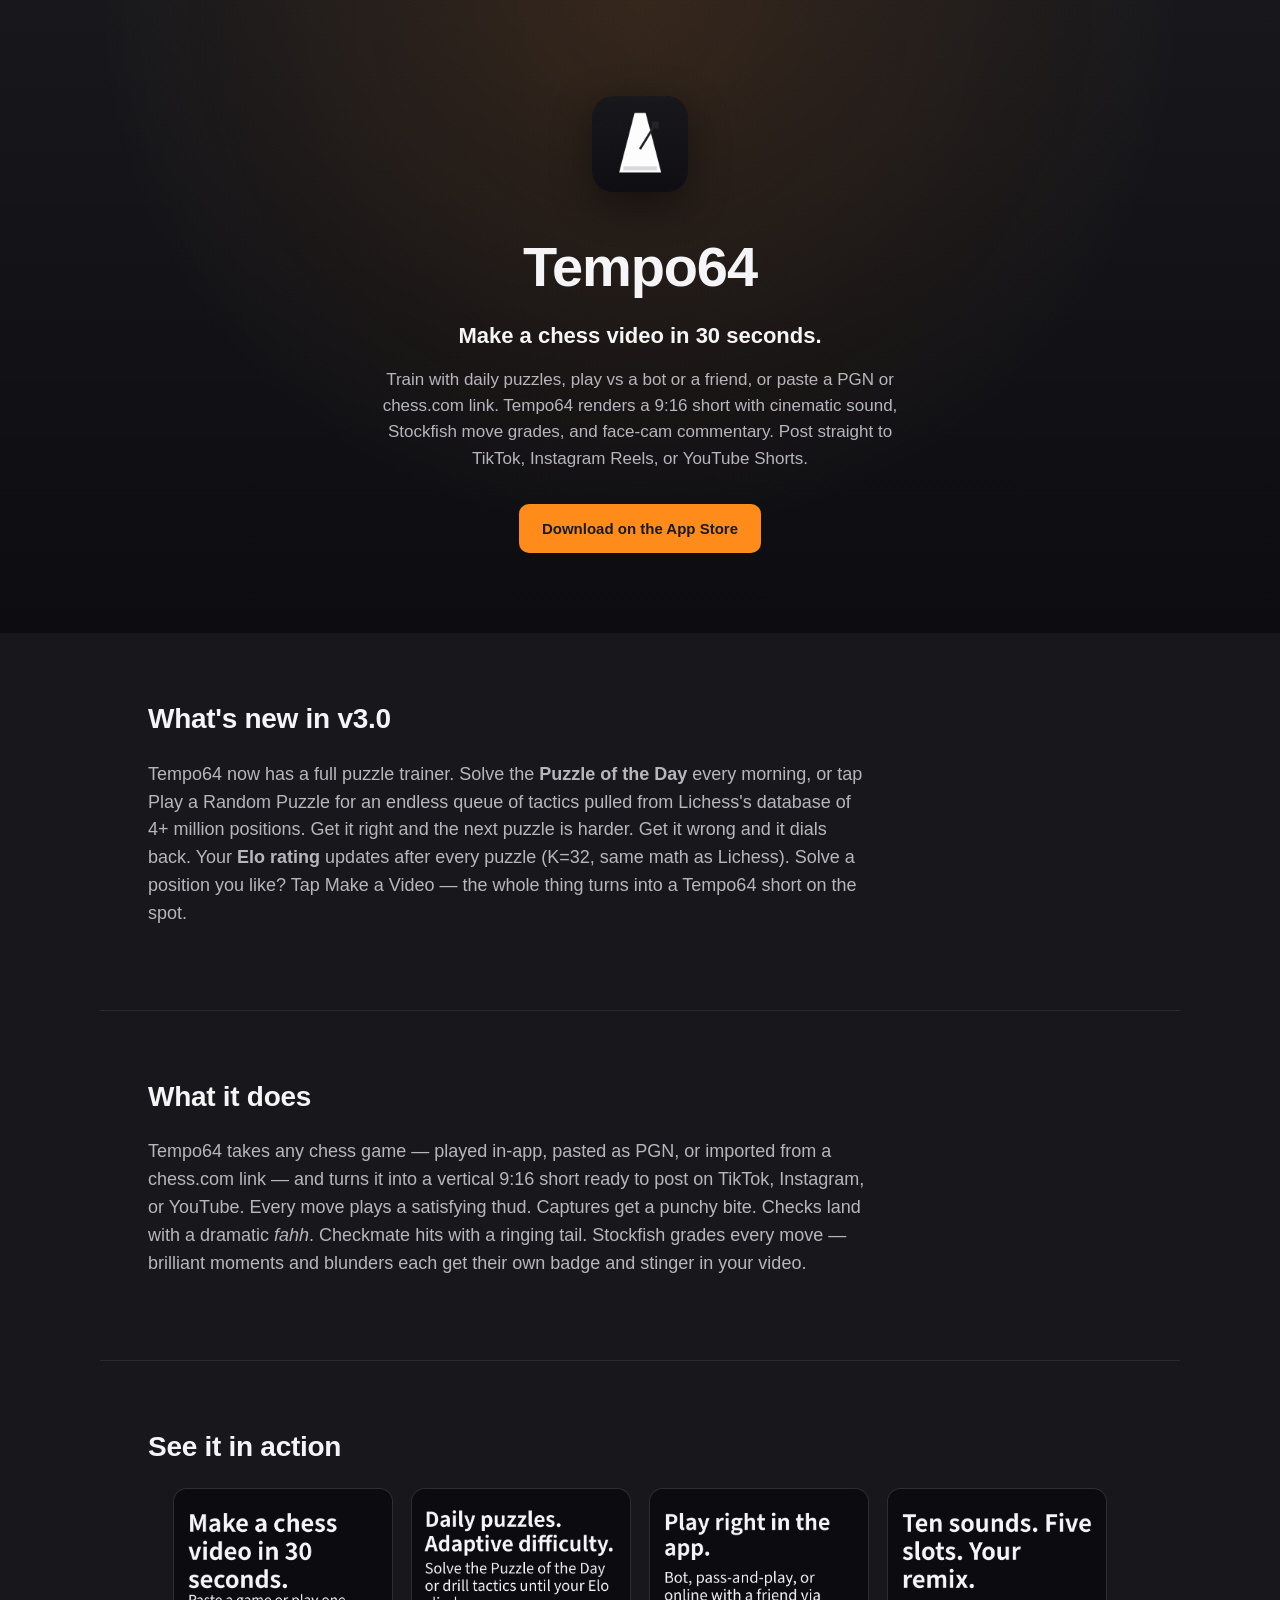
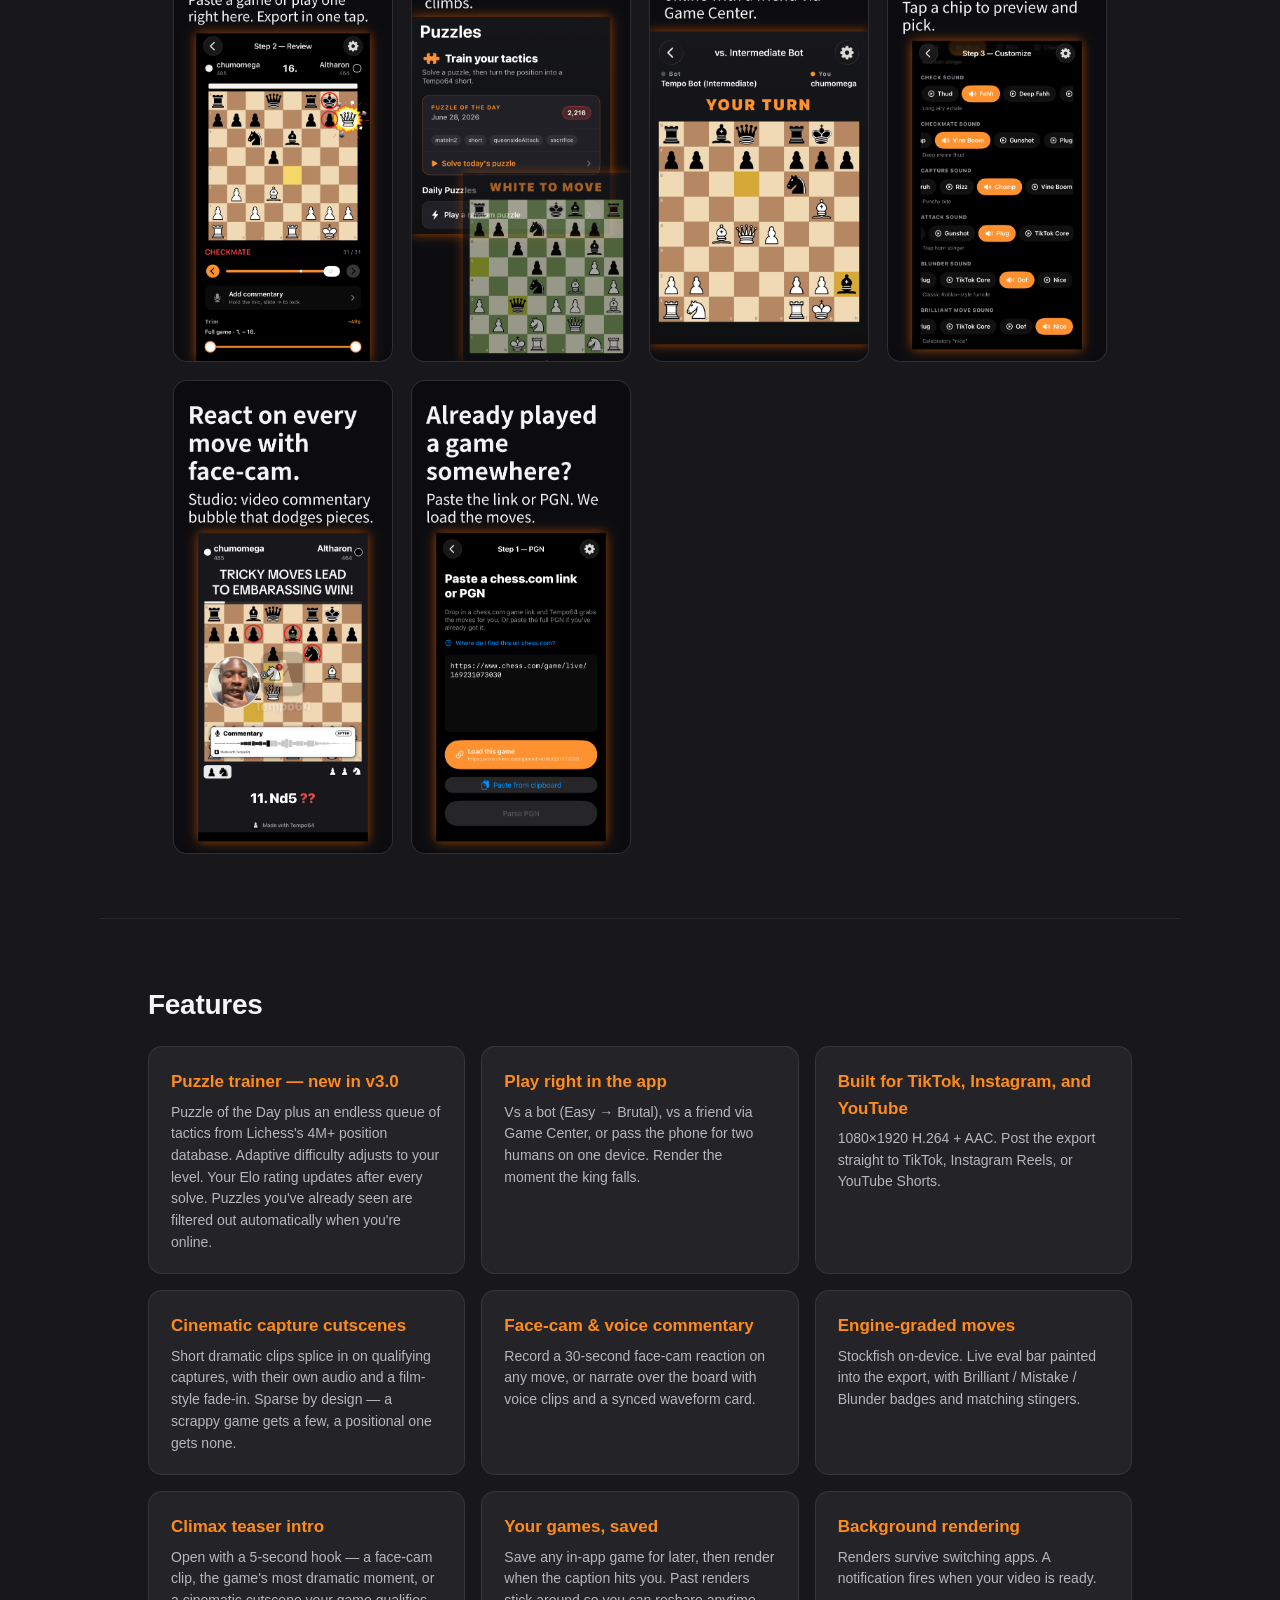
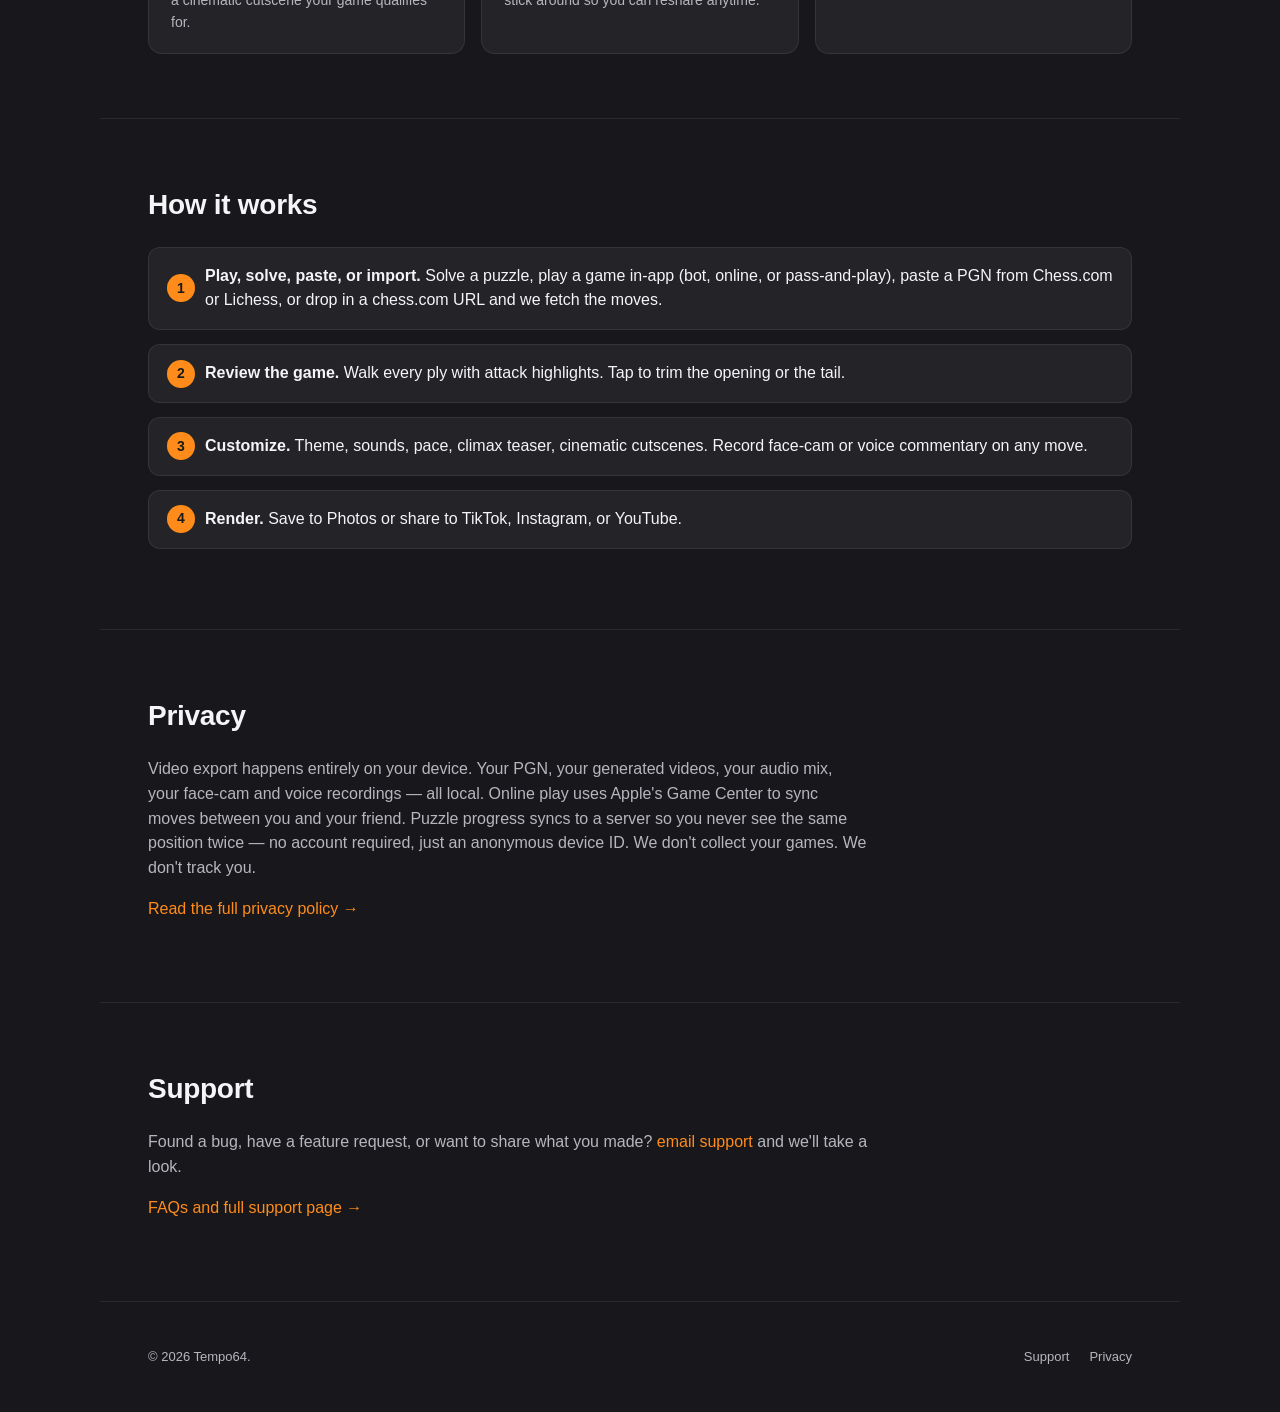
<file: index.html>
<!DOCTYPE html>
<html lang="en">
<head>
  <meta charset="UTF-8" />
  <meta name="viewport" content="width=device-width, initial-scale=1.0" />
  <title>Tempo64 — Play chess and turn it into a 30-second short for TikTok, Reels, and YouTube</title>
  <meta name="description" content="Solve daily puzzles, play vs a bot or a friend, or paste a PGN. Tempo64 renders a 9:16 short with cinematic sound, Stockfish move grades, and face-cam commentary." />
  <meta property="og:title" content="Tempo64 — Make a chess video in 30 seconds" />
  <meta property="og:description" content="Solve daily puzzles, play vs a bot or a friend, or paste a chess.com link. Tempo64 renders a 9:16 short ready for TikTok, Instagram, and YouTube." />
  <meta property="og:type" content="website" />
  <meta property="og:url" content="https://tempo64.com/" />
  <meta property="og:image" content="https://tempo64.com/screenshots/og-cover.png?v=3" />
  <meta name="twitter:card" content="summary_large_image" />
  <meta name="twitter:image" content="https://tempo64.com/screenshots/og-cover.png?v=3" />
  <link rel="icon" type="image/png" href="icon.png?v=2" />
  <link rel="apple-touch-icon" href="icon.png?v=2" />
  <link rel="stylesheet" href="style.css" />
</head>
<body>
  <header class="hero">
    <div class="container hero-inner">
      <img class="logo" src="icon.png?v=2" alt="Tempo64 app icon" width="96" height="96" />
      <h1>Tempo64</h1>
      <p class="tagline">Make a chess video in 30 seconds.</p>
      <p class="subtitle">Train with daily puzzles, play vs a bot or a friend, or paste a PGN or chess.com link. Tempo64 renders a 9:16 short with cinematic sound, Stockfish move grades, and face-cam commentary. Post straight to TikTok, Instagram Reels, or YouTube Shorts.</p>
      <div class="cta-row">
        <a href="https://apps.apple.com/us/app/tempo64/id6764440731" class="btn btn-primary">Download on the App Store</a>
      </div>
    </div>
  </header>

  <main>
    <section class="container section">
      <h2>What's new in v3.0</h2>
      <p class="lede">
        Tempo64 now has a full puzzle trainer. Solve the
        <strong>Puzzle of the Day</strong> every morning, or tap Play a Random
        Puzzle for an endless queue of tactics pulled from Lichess's database
        of 4+ million positions. Get it right and the next puzzle is harder.
        Get it wrong and it dials back. Your <strong>Elo rating</strong>
        updates after every puzzle (K=32, same math as Lichess). Solve a
        position you like? Tap Make a Video — the whole thing turns into a
        Tempo64 short on the spot.
      </p>
    </section>

    <section class="container section">
      <h2>What it does</h2>
      <p class="lede">
        Tempo64 takes any chess game — played in-app, pasted as PGN, or
        imported from a chess.com link — and turns it into a vertical 9:16
        short ready to post on TikTok, Instagram, or YouTube. Every move
        plays a satisfying thud. Captures get a punchy bite. Checks land
        with a dramatic <em>fahh</em>. Checkmate hits with a ringing tail.
        Stockfish grades every move — brilliant moments and blunders each
        get their own badge and stinger in your video.
      </p>
    </section>

    <section class="container section screenshots">
      <h2>See it in action</h2>
      <div class="screenshot-grid">
        <img src="screenshots/iphone-01.png" alt="Make a chess video in 30 seconds."
             loading="lazy" width="1242" height="2688" />
        <img src="screenshots/iphone-02.png" alt="Daily puzzles. Adaptive difficulty."
             loading="lazy" width="1242" height="2688" />
        <img src="screenshots/iphone-03.png" alt="Play right in the app — bot, friend, or online via Game Center."
             loading="lazy" width="1242" height="2688" />
        <img src="screenshots/iphone-04.png" alt="Ten sounds. Five slots. Your remix."
             loading="lazy" width="1242" height="2688" />
        <img src="screenshots/iphone-05.png" alt="React on every move with face-cam."
             loading="lazy" width="1242" height="2688" />
        <img src="screenshots/iphone-06.png" alt="Already played a game somewhere? Paste the link or PGN."
             loading="lazy" width="1242" height="2688" />
      </div>
    </section>

    <section class="container section">
      <h2>Features</h2>
      <ul class="feature-grid">
        <li>
          <h3>Puzzle trainer — new in v3.0</h3>
          <p>Puzzle of the Day plus an endless queue of tactics from Lichess's 4M+ position database. Adaptive difficulty adjusts to your level. Your Elo rating updates after every solve. Puzzles you've already seen are filtered out automatically when you're online.</p>
        </li>
        <li>
          <h3>Play right in the app</h3>
          <p>Vs a bot (Easy → Brutal), vs a friend via Game Center, or pass the phone for two humans on one device. Render the moment the king falls.</p>
        </li>
        <li>
          <h3>Built for TikTok, Instagram, and YouTube</h3>
          <p>1080×1920 H.264 + AAC. Post the export straight to TikTok, Instagram Reels, or YouTube Shorts.</p>
        </li>
        <li>
          <h3>Cinematic capture cutscenes</h3>
          <p>Short dramatic clips splice in on qualifying captures, with their own audio and a film-style fade-in. Sparse by design — a scrappy game gets a few, a positional one gets none.</p>
        </li>
        <li>
          <h3>Face-cam &amp; voice commentary</h3>
          <p>Record a 30-second face-cam reaction on any move, or narrate over the board with voice clips and a synced waveform card.</p>
        </li>
        <li>
          <h3>Engine-graded moves</h3>
          <p>Stockfish on-device. Live eval bar painted into the export, with Brilliant / Mistake / Blunder badges and matching stingers.</p>
        </li>
        <li>
          <h3>Climax teaser intro</h3>
          <p>Open with a 5-second hook — a face-cam clip, the game's most dramatic moment, or a cinematic cutscene your game qualifies for.</p>
        </li>
        <li>
          <h3>Your games, saved</h3>
          <p>Save any in-app game for later, then render when the caption hits you. Past renders stick around so you can reshare anytime.</p>
        </li>
        <li>
          <h3>Background rendering</h3>
          <p>Renders survive switching apps. A notification fires when your video is ready.</p>
        </li>
      </ul>
    </section>

    <section class="container section">
      <h2>How it works</h2>
      <ol class="steps">
        <li><strong>Play, solve, paste, or import.</strong> Solve a puzzle, play a game in-app (bot, online, or pass-and-play), paste a PGN from Chess.com or Lichess, or drop in a chess.com URL and we fetch the moves.</li>
        <li><strong>Review the game.</strong> Walk every ply with attack highlights. Tap to trim the opening or the tail.</li>
        <li><strong>Customize.</strong> Theme, sounds, pace, climax teaser, cinematic cutscenes. Record face-cam or voice commentary on any move.</li>
        <li><strong>Render.</strong> Save to Photos or share to TikTok, Instagram, or YouTube.</li>
      </ol>
    </section>

    <section class="container section privacy">
      <h2>Privacy</h2>
      <p>
        Video export happens entirely on your device. Your PGN, your generated
        videos, your audio mix, your face-cam and voice recordings — all local.
        Online play uses Apple's Game Center to sync moves between you and your
        friend. Puzzle progress syncs to a server so you never see the same
        position twice — no account required, just an anonymous device ID.
        We don't collect your games. We don't track you.
      </p>
      <p><a href="privacy.html">Read the full privacy policy →</a></p>
    </section>

    <section class="container section support">
      <h2>Support</h2>
      <p>
        Found a bug, have a feature request, or want to share what you made?
        <a href="mailto:chumomega@icloud.com?subject=Tempo64%20Support">email support</a>
        and we'll take a look.
      </p>
      <p><a href="support.html">FAQs and full support page →</a></p>
    </section>
  </main>

  <footer>
    <div class="container footer-inner">
      <p>&copy; <span id="year">2026</span> Tempo64.</p>
      <nav>
        <a href="support.html">Support</a>
        <a href="privacy.html">Privacy</a>
      </nav>
    </div>
  </footer>

  <script>
    document.getElementById('year').textContent = new Date().getFullYear();
  </script>
</body>
</html>
</file>
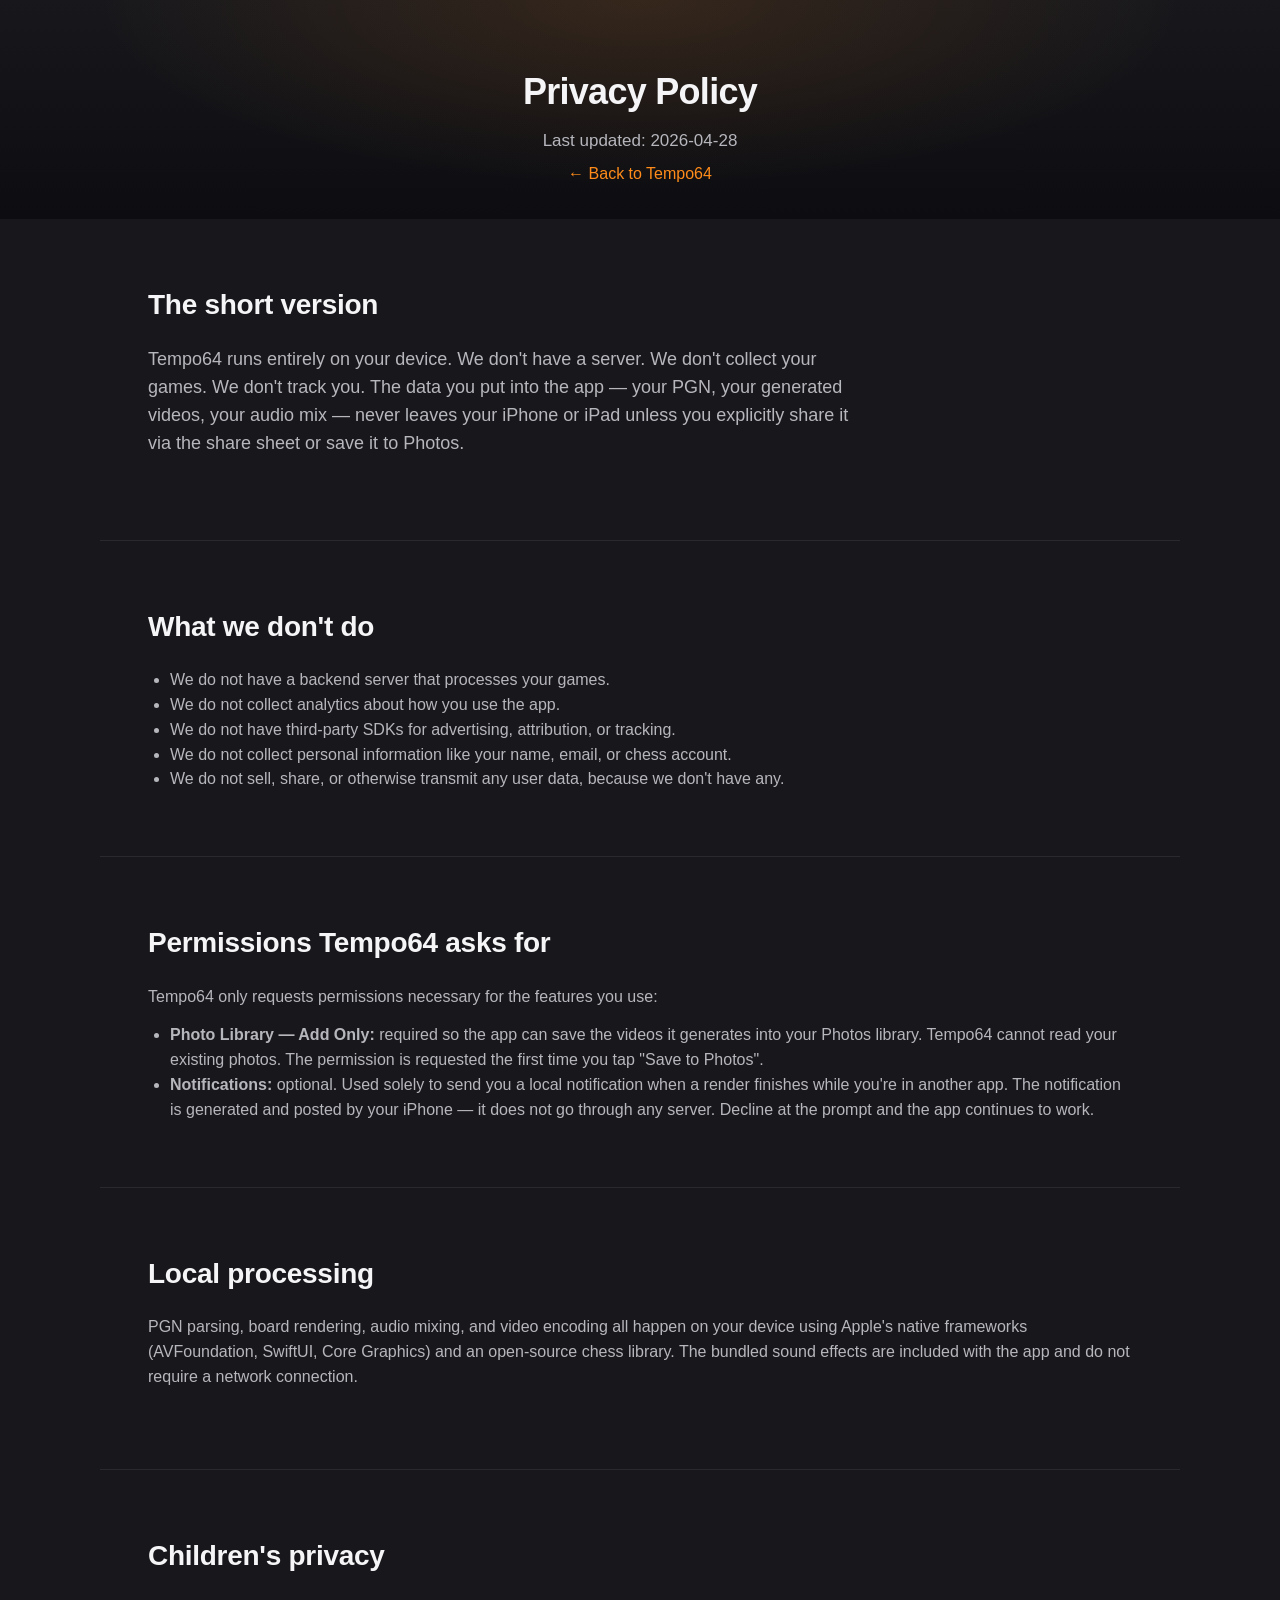
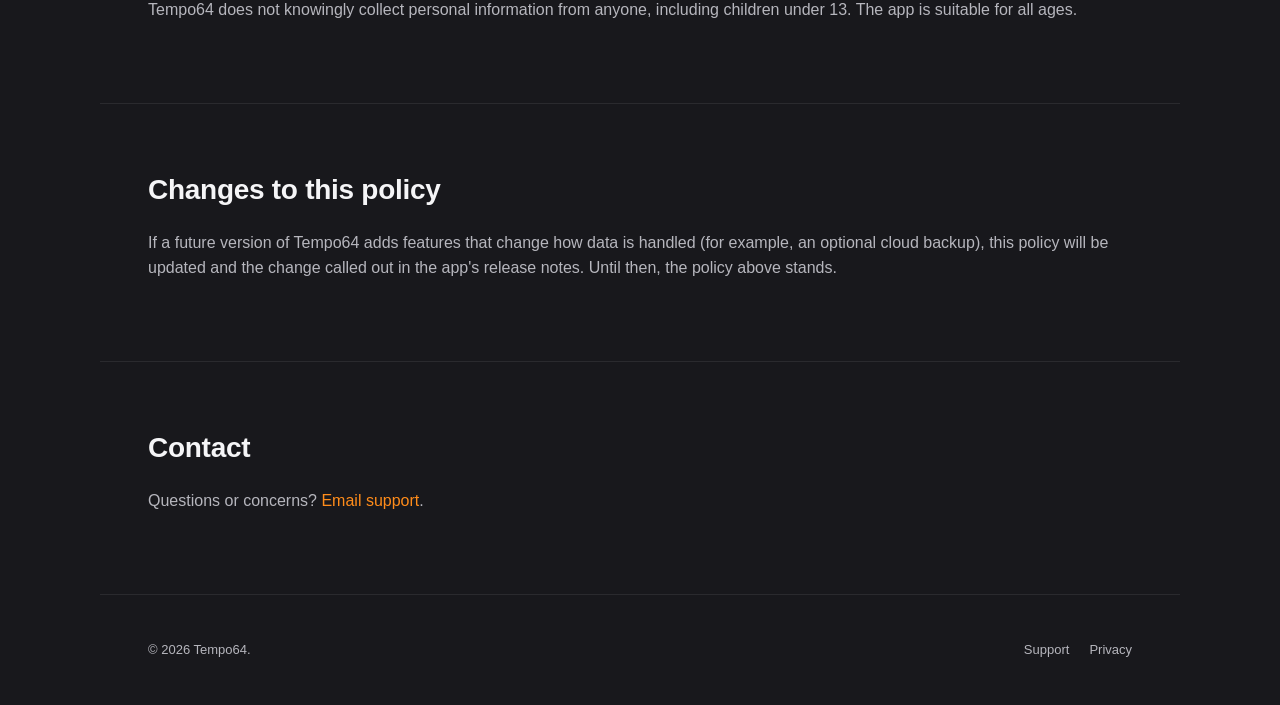
<file: privacy.html>
<!DOCTYPE html>
<html lang="en">
<head>
  <meta charset="UTF-8" />
  <meta name="viewport" content="width=device-width, initial-scale=1.0" />
  <title>Privacy — Tempo64</title>
  <link rel="stylesheet" href="style.css" />
</head>
<body>
  <header class="hero" style="padding: 64px 0 32px;">
    <div class="container">
      <h1 style="font-size: 36px; margin-bottom: 8px;">Privacy Policy</h1>
      <p class="subtitle" style="margin-bottom: 8px;">Last updated: <span id="updated">2026-04-28</span></p>
      <p style="margin: 0;"><a href="index.html">← Back to Tempo64</a></p>
    </div>
  </header>

  <main>
    <section class="container section">
      <h2>The short version</h2>
      <p class="lede">
        Tempo64 runs entirely on your device. We don't have a server. We don't collect your games.
        We don't track you. The data you put into the app — your PGN, your generated videos,
        your audio mix — never leaves your iPhone or iPad unless you explicitly share it via
        the share sheet or save it to Photos.
      </p>
    </section>

    <section class="container section">
      <h2>What we don't do</h2>
      <ul style="font-size: 16px; color: var(--text-dim); padding-left: 22px; margin: 0;">
        <li>We do not have a backend server that processes your games.</li>
        <li>We do not collect analytics about how you use the app.</li>
        <li>We do not have third-party SDKs for advertising, attribution, or tracking.</li>
        <li>We do not collect personal information like your name, email, or chess account.</li>
        <li>We do not sell, share, or otherwise transmit any user data, because we don't have any.</li>
      </ul>
    </section>

    <section class="container section">
      <h2>Permissions Tempo64 asks for</h2>
      <p style="margin: 0 0 14px; color: var(--text-dim);">
        Tempo64 only requests permissions necessary for the features you use:
      </p>
      <ul style="font-size: 16px; color: var(--text-dim); padding-left: 22px; margin: 0;">
        <li>
          <strong>Photo Library — Add Only:</strong> required so the app can save the
          videos it generates into your Photos library. Tempo64 cannot read your existing
          photos. The permission is requested the first time you tap "Save to Photos".
        </li>
        <li>
          <strong>Notifications:</strong> optional. Used solely to send you a local
          notification when a render finishes while you're in another app. The notification
          is generated and posted by your iPhone — it does not go through any server.
          Decline at the prompt and the app continues to work.
        </li>
      </ul>
    </section>

    <section class="container section">
      <h2>Local processing</h2>
      <p style="font-size: 16px; color: var(--text-dim);">
        PGN parsing, board rendering, audio mixing, and video encoding all happen on
        your device using Apple's native frameworks (AVFoundation, SwiftUI, Core Graphics)
        and an open-source chess library. The bundled sound effects are included with the
        app and do not require a network connection.
      </p>
    </section>

    <section class="container section">
      <h2>Children's privacy</h2>
      <p style="font-size: 16px; color: var(--text-dim);">
        Tempo64 does not knowingly collect personal information from anyone, including
        children under 13. The app is suitable for all ages.
      </p>
    </section>

    <section class="container section">
      <h2>Changes to this policy</h2>
      <p style="font-size: 16px; color: var(--text-dim);">
        If a future version of Tempo64 adds features that change how data is handled
        (for example, an optional cloud backup), this policy will be updated and the
        change called out in the app's release notes. Until then, the policy above stands.
      </p>
    </section>

    <section class="container section">
      <h2>Contact</h2>
      <p style="font-size: 16px; color: var(--text-dim);">
        Questions or concerns?
        <a href="mailto:chumomega@icloud.com?subject=Tempo64%20Support">Email support</a>.
      </p>
    </section>
  </main>

  <footer>
    <div class="container footer-inner">
      <p>&copy; <span id="year">2026</span> Tempo64.</p>
      <nav>
        <a href="support.html">Support</a>
        <a href="privacy.html">Privacy</a>
      </nav>
    </div>
  </footer>

  <script>
    document.getElementById('year').textContent = new Date().getFullYear();
  </script>
</body>
</html>
</file>
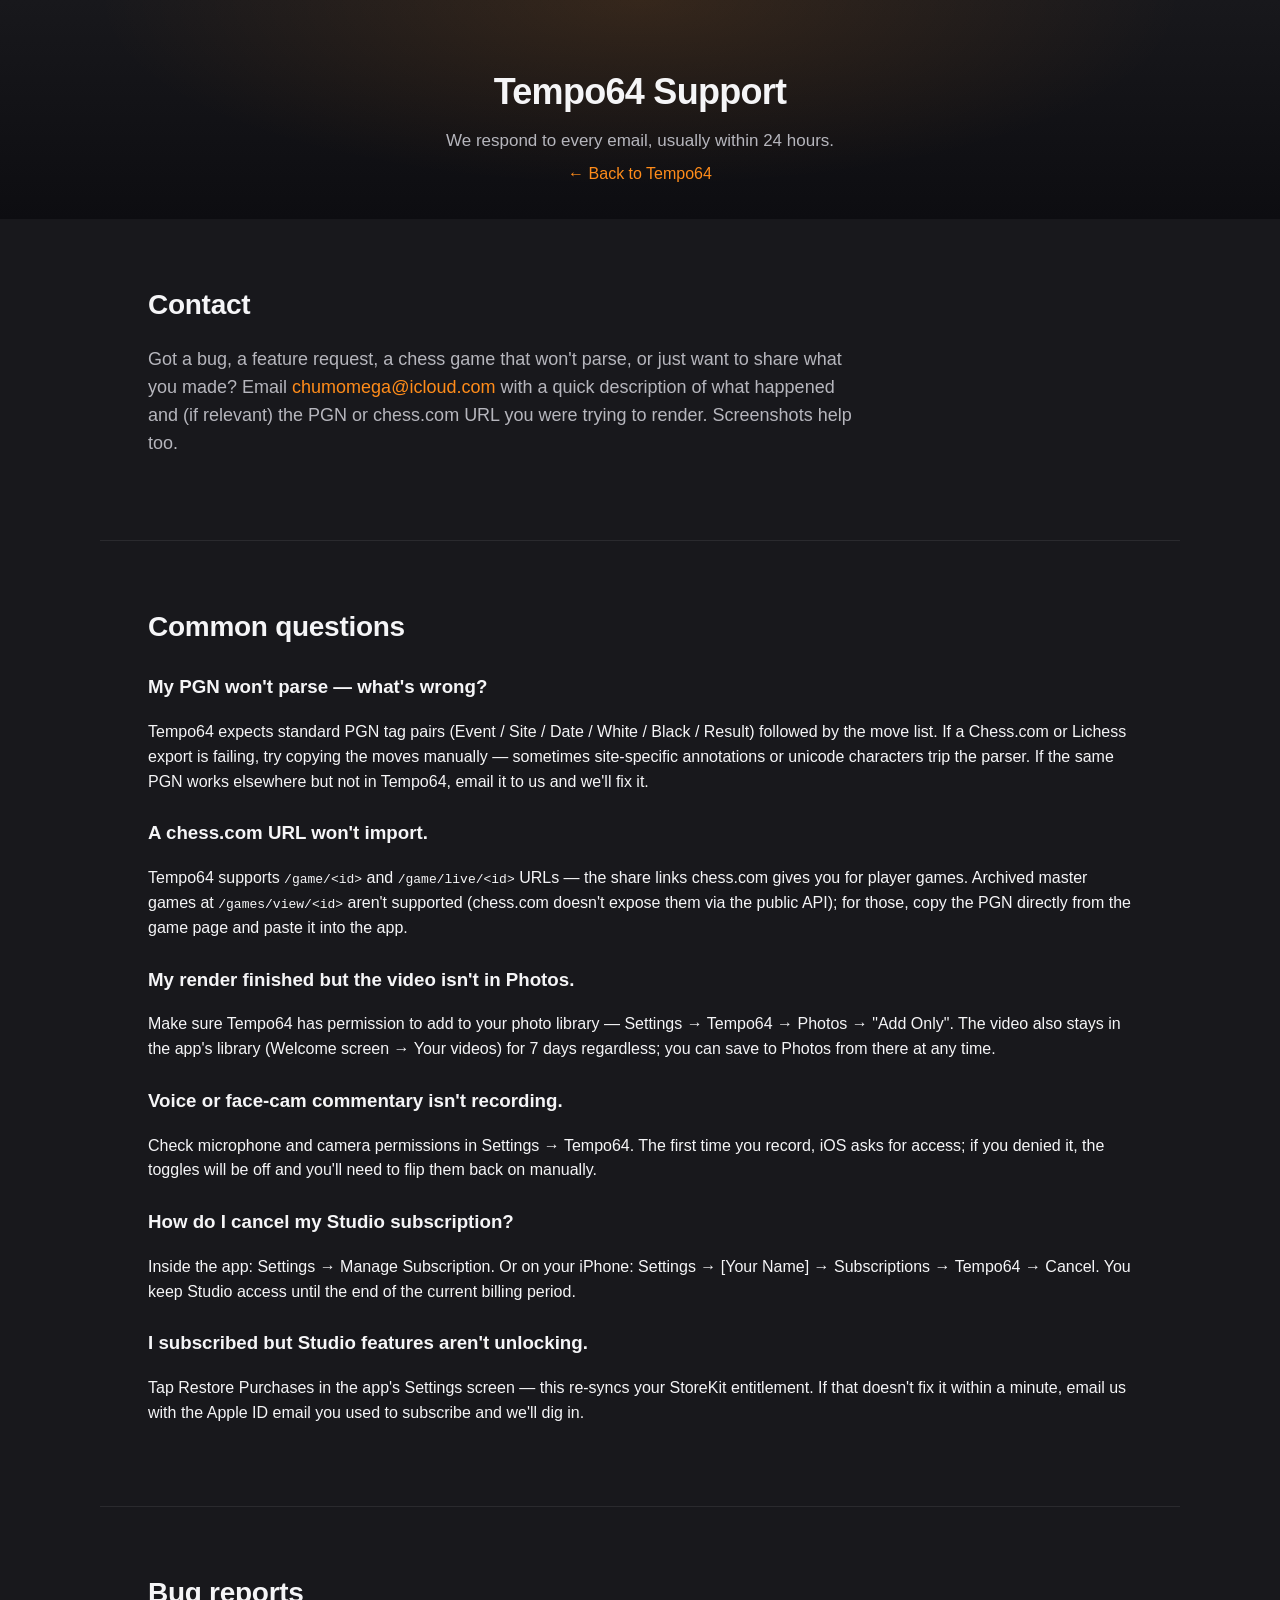
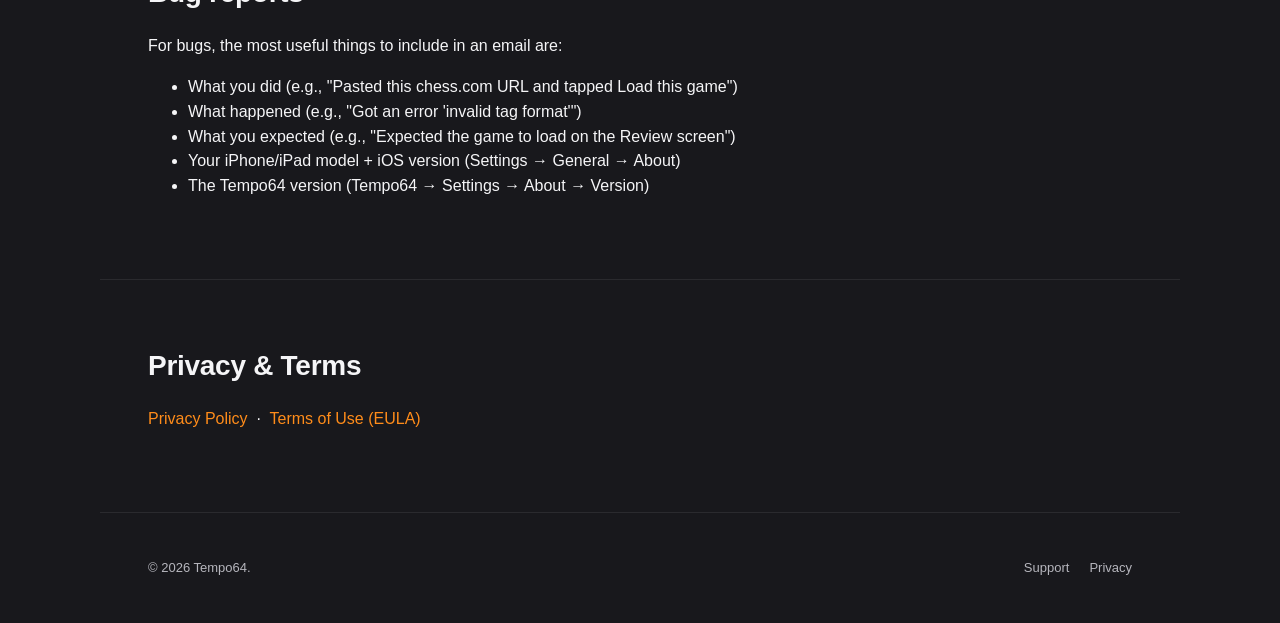
<file: support.html>
<!DOCTYPE html>
<html lang="en">
<head>
  <meta charset="UTF-8" />
  <meta name="viewport" content="width=device-width, initial-scale=1.0" />
  <title>Support — Tempo64</title>
  <meta name="description" content="Help, FAQs, and contact info for Tempo64 — chess games as vertical shorts." />
  <link rel="icon" type="image/png" href="icon.png" />
  <link rel="apple-touch-icon" href="icon.png" />
  <link rel="stylesheet" href="style.css" />
</head>
<body>
  <header class="hero" style="padding: 64px 0 32px;">
    <div class="container">
      <h1 style="font-size: 36px; margin-bottom: 8px;">Tempo64 Support</h1>
      <p class="subtitle" style="margin-bottom: 8px;">We respond to every email, usually within 24 hours.</p>
      <p style="margin: 0;"><a href="index.html">← Back to Tempo64</a></p>
    </div>
  </header>

  <main>
    <section class="container section">
      <h2>Contact</h2>
      <p class="lede">
        Got a bug, a feature request, a chess game that won't parse, or just want to share what you made?
        Email <a href="mailto:chumomega@icloud.com?subject=Tempo64%20Support">chumomega@icloud.com</a>
        with a quick description of what happened and (if relevant) the PGN or chess.com URL you were trying
        to render. Screenshots help too.
      </p>
    </section>

    <section class="container section">
      <h2>Common questions</h2>

      <h3 style="margin-top: 24px;">My PGN won't parse — what's wrong?</h3>
      <p>
        Tempo64 expects standard PGN tag pairs (Event / Site / Date / White / Black / Result) followed by
        the move list. If a Chess.com or Lichess export is failing, try copying the moves manually —
        sometimes site-specific annotations or unicode characters trip the parser. If the same PGN
        works elsewhere but not in Tempo64, email it to us and we'll fix it.
      </p>

      <h3 style="margin-top: 24px;">A chess.com URL won't import.</h3>
      <p>
        Tempo64 supports <code>/game/&lt;id&gt;</code> and <code>/game/live/&lt;id&gt;</code> URLs — the share
        links chess.com gives you for player games. Archived master games at <code>/games/view/&lt;id&gt;</code>
        aren't supported (chess.com doesn't expose them via the public API); for those, copy the PGN directly
        from the game page and paste it into the app.
      </p>

      <h3 style="margin-top: 24px;">My render finished but the video isn't in Photos.</h3>
      <p>
        Make sure Tempo64 has permission to add to your photo library — Settings → Tempo64 → Photos → "Add Only".
        The video also stays in the app's library (Welcome screen → Your videos) for 7 days regardless; you can
        save to Photos from there at any time.
      </p>

      <h3 style="margin-top: 24px;">Voice or face-cam commentary isn't recording.</h3>
      <p>
        Check microphone and camera permissions in Settings → Tempo64. The first time you record, iOS asks for
        access; if you denied it, the toggles will be off and you'll need to flip them back on manually.
      </p>

      <h3 style="margin-top: 24px;">How do I cancel my Studio subscription?</h3>
      <p>
        Inside the app: Settings → Manage Subscription. Or on your iPhone: Settings → [Your Name] → Subscriptions →
        Tempo64 → Cancel. You keep Studio access until the end of the current billing period.
      </p>

      <h3 style="margin-top: 24px;">I subscribed but Studio features aren't unlocking.</h3>
      <p>
        Tap Restore Purchases in the app's Settings screen — this re-syncs your StoreKit entitlement. If that
        doesn't fix it within a minute, email us with the Apple ID email you used to subscribe and we'll dig in.
      </p>
    </section>

    <section class="container section">
      <h2>Bug reports</h2>
      <p>
        For bugs, the most useful things to include in an email are:
      </p>
      <ul>
        <li>What you did (e.g., "Pasted this chess.com URL and tapped Load this game")</li>
        <li>What happened (e.g., "Got an error 'invalid tag format'")</li>
        <li>What you expected (e.g., "Expected the game to load on the Review screen")</li>
        <li>Your iPhone/iPad model + iOS version (Settings → General → About)</li>
        <li>The Tempo64 version (Tempo64 → Settings → About → Version)</li>
      </ul>
    </section>

    <section class="container section">
      <h2>Privacy &amp; Terms</h2>
      <p>
        <a href="privacy.html">Privacy Policy</a> &nbsp;·&nbsp;
        <a href="https://www.apple.com/legal/internet-services/itunes/dev/stdeula/">Terms of Use (EULA)</a>
      </p>
    </section>
  </main>

  <footer>
    <div class="container footer-inner">
      <p>&copy; <span id="year">2026</span> Tempo64.</p>
      <nav>
        <a href="mailto:chumomega@icloud.com?subject=Tempo64%20Support">Support</a>
        <a href="privacy.html">Privacy</a>
      </nav>
    </div>
  </footer>

  <script>
    document.getElementById('year').textContent = new Date().getFullYear();
  </script>
</body>
</html>
</file>
<file: style.css>
/* Tempo64 marketing site */

:root {
  --bg: #18181c;
  --bg-elev: #232328;
  --text: #f5f5f7;
  --text-dim: #b6b6bd;
  --accent: #ff8c1a;
  --accent-soft: rgba(255, 140, 26, 0.18);
  --border: rgba(255, 255, 255, 0.08);
}

* { box-sizing: border-box; }
html, body { margin: 0; padding: 0; }

body {
  font-family: -apple-system, BlinkMacSystemFont, "Segoe UI", Roboto, "Helvetica Neue",
               Arial, sans-serif;
  background: var(--bg);
  color: var(--text);
  line-height: 1.55;
  -webkit-font-smoothing: antialiased;
  overflow-x: hidden;
}

a { color: var(--accent); text-decoration: none; }
a:hover { text-decoration: underline; }

.container {
  max-width: 1080px;
  margin: 0 auto;
  padding: 0 clamp(24px, 4vw, 48px);
}

/* Hero */
.hero {
  padding: 96px 0 80px;
  background:
    radial-gradient(ellipse at top, rgba(255, 140, 26, 0.13), transparent 60%),
    linear-gradient(180deg, #18181c, #0d0d11);
  text-align: center;
}

.hero-inner .logo {
  display: inline-block;
  width: 96px; height: 96px;
  /* iOS app-icon corner radius is ~22.37% of side length. */
  border-radius: 21px;
  margin-bottom: 24px;
  box-shadow: 0 12px 40px rgba(0, 0, 0, 0.45);
}

.hero h1 {
  font-size: 56px;
  font-weight: 800;
  letter-spacing: -0.02em;
  margin: 0 0 8px;
}

.tagline {
  font-size: 22px;
  font-weight: 600;
  margin: 0 0 14px;
  color: var(--text);
}

.subtitle {
  font-size: 17px;
  color: var(--text-dim);
  max-width: 560px;
  margin: 0 auto 32px;
}

.cta-row {
  display: flex;
  gap: 12px;
  justify-content: center;
  flex-wrap: wrap;
}

.btn {
  display: inline-block;
  padding: 12px 22px;
  border-radius: 10px;
  font-weight: 600;
  font-size: 15px;
  border: 1px solid transparent;
  transition: all 0.18s ease;
}

.btn-primary {
  background: var(--accent);
  color: #1a1a1a;
}
.btn-primary:hover { background: #ffa64d; text-decoration: none; }
.btn-primary[aria-disabled="true"] { opacity: 0.7; cursor: default; }

.btn-secondary {
  background: transparent;
  color: var(--text);
  border-color: var(--border);
}
.btn-secondary:hover { background: var(--bg-elev); text-decoration: none; }

/* Sections */
.section {
  padding-block: 64px;
  border-bottom: 1px solid var(--border);
}

.section h2 {
  font-size: 28px;
  font-weight: 700;
  letter-spacing: -0.01em;
  margin: 0 0 20px;
}

.lede {
  font-size: 18px;
  color: var(--text-dim);
  max-width: 720px;
}

/* Screenshots */
.screenshot-grid {
  display: grid;
  grid-template-columns: repeat(auto-fit, minmax(180px, 220px));
  gap: 18px;
  justify-content: center;
}

.screenshot-grid img {
  width: 100%;
  height: auto;
  display: block;
  border-radius: 14px;
  border: 1px solid var(--border);
  background: #1c1c22;
}

/* Features */
.feature-grid {
  list-style: none;
  margin: 0;
  padding: 0;
  display: grid;
  grid-template-columns: repeat(auto-fit, minmax(260px, 1fr));
  gap: 16px;
}

.feature-grid li {
  background: var(--bg-elev);
  border: 1px solid var(--border);
  border-radius: 14px;
  padding: 22px 22px 20px;
}

.feature-grid h3 {
  margin: 0 0 6px;
  font-size: 17px;
  font-weight: 600;
  color: var(--accent);
}

.feature-grid p {
  margin: 0;
  font-size: 14px;
  color: var(--text-dim);
}

/* Steps */
.steps {
  padding-left: 0;
  list-style: none;
  counter-reset: steps;
  display: grid;
  gap: 14px;
}

.steps li {
  position: relative;
  padding: 16px 18px 16px 56px;
  background: var(--bg-elev);
  border: 1px solid var(--border);
  border-radius: 12px;
  counter-increment: steps;
}

.steps li::before {
  content: counter(steps);
  position: absolute;
  left: 18px;
  top: 50%;
  transform: translateY(-50%);
  width: 28px; height: 28px;
  background: var(--accent);
  color: #1a1a1a;
  border-radius: 50%;
  display: flex;
  align-items: center;
  justify-content: center;
  font-weight: 700;
  font-size: 14px;
}

/* Privacy + support */
.privacy p, .support p {
  font-size: 16px;
  color: var(--text-dim);
  max-width: 720px;
}

/* Footer */
footer {
  padding: 32px 0;
  font-size: 13px;
  color: var(--text-dim);
}

.footer-inner {
  display: flex;
  justify-content: space-between;
  align-items: center;
  flex-wrap: wrap;
  gap: 12px;
}

footer nav { display: flex; gap: 20px; }
footer nav a { color: var(--text-dim); }
footer nav a:hover { color: var(--accent); }

/* Mobile */
@media (max-width: 600px) {
  .hero { padding: 64px 0 56px; }
  .hero h1 { font-size: 40px; }
  .tagline { font-size: 18px; }
  .subtitle { font-size: 15px; }
  .section { padding-block: 48px; }
  .section h2 { font-size: 24px; }

  /* Screenshots → horizontal snap-scroll carousel.
     Negative margin lets cards bleed to the screen edge for an
     App-Store-style preview; padding restores the gutter. */
  .screenshot-grid {
    display: flex;
    grid-template-columns: none;
    overflow-x: auto;
    scroll-snap-type: x mandatory;
    -webkit-overflow-scrolling: touch;
    gap: 14px;
    padding: 4px clamp(24px, 4vw, 48px) 12px;
    margin: 0 calc(-1 * clamp(24px, 4vw, 48px));
    justify-content: flex-start;
  }
  .screenshot-grid img {
    flex: 0 0 200px;
    scroll-snap-align: center;
    width: 200px;
  }

  .footer-inner {
    justify-content: center;
    text-align: center;
  }
  footer nav { justify-content: center; }
}
</file>
